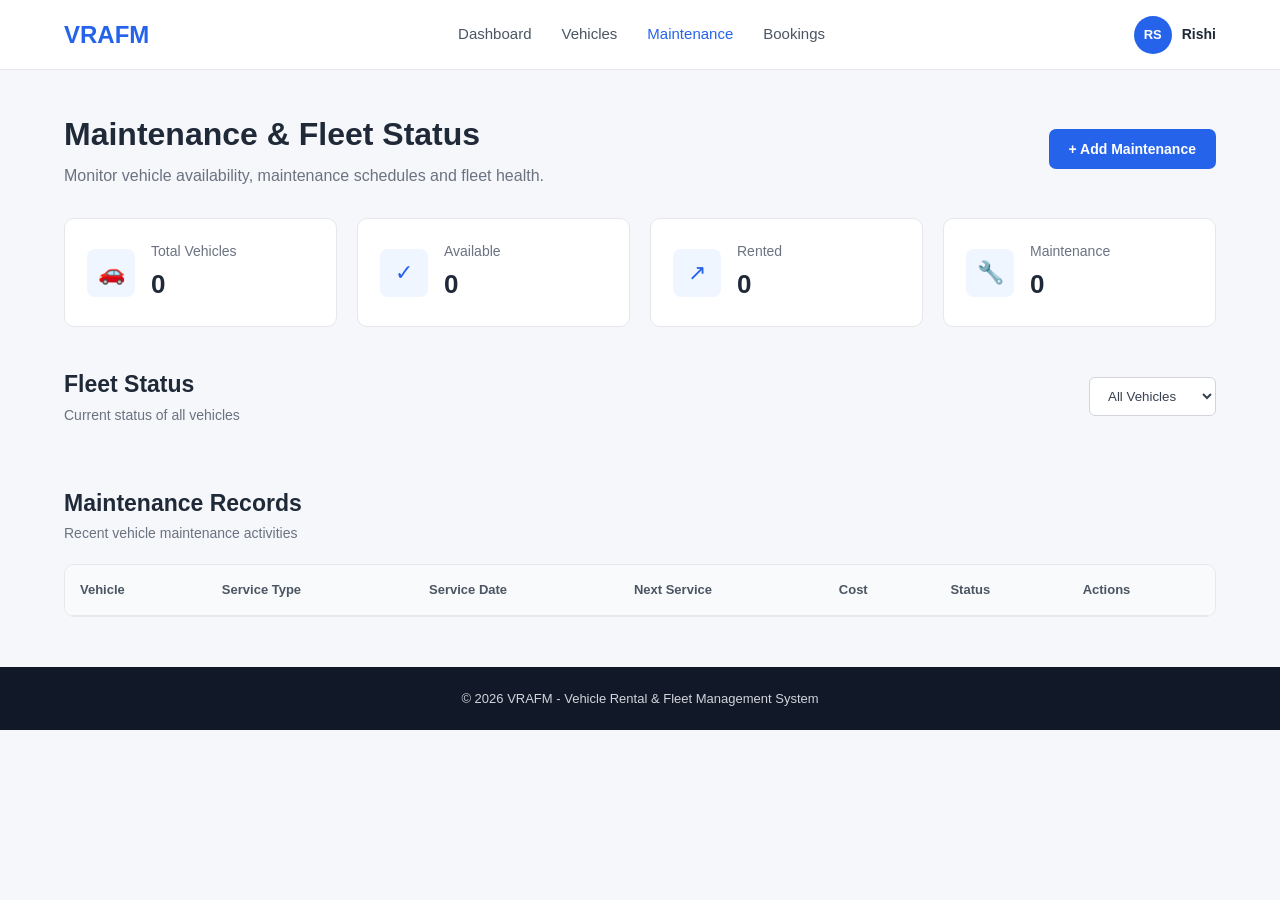
<file: html/maintenance.html>
<!DOCTYPE html>
<html lang="en">

<head>
    <meta charset="UTF-8">
    <meta name="viewport" content="width=device-width, initial-scale=1.0">

    <title>Maintenance & Fleet Status</title>

    <link rel="stylesheet" href="../css/maintenance.css">
</head>

<body>

    <!-- Header -->
    <header class="header">

        <div class="logo">
            VRAFM
        </div>

        <nav class="navbar">
            <a href="#">Dashboard</a>
            <a href="#">Vehicles</a>
            <a href="#" class="active">Maintenance</a>
            <a href="#">Bookings</a>
        </nav>

        <div class="profile">
            <span class="profile-icon">RS</span>
            <span>Rishi</span>
        </div>

    </header>


    <!-- Main Content -->
    <main class="container">

        <!-- Page Heading -->
        <section class="page-heading">

            <div>
                <h1>Maintenance & Fleet Status</h1>

                <p>
                    Monitor vehicle availability, maintenance schedules
                    and fleet health.
                </p>
            </div>

            <button class="add-btn" id="addMaintenanceBtn" type="button">
                + Add Maintenance
            </button>

        </section>


        <!-- Fleet Statistics -->
        <section class="stats-grid">

            <div class="stat-card">

                <div class="stat-icon">
                    🚗
                </div>

                <div>
                    <p>Total Vehicles</p>
                    <h2 id="statTotal">0</h2>
                </div>

            </div>


            <div class="stat-card">

                <div class="stat-icon">
                    ✓
                </div>

                <div>
                    <p>Available</p>
                    <h2 id="statAvailable">0</h2>
                </div>

            </div>


            <div class="stat-card">

                <div class="stat-icon">
                    ↗
                </div>

                <div>
                    <p>Rented</p>
                    <h2 id="statRented">0</h2>
                </div>

            </div>


            <div class="stat-card">

                <div class="stat-icon">
                    🔧
                </div>

                <div>
                    <p>Maintenance</p>
                    <h2 id="statMaintenance">0</h2>
                </div>

            </div>

        </section>


        <!-- Fleet Status -->
        <section class="fleet-section">

            <div class="section-header">

                <div>
                    <h2>Fleet Status</h2>

                    <p>
                        Current status of all vehicles
                    </p>
                </div>

                <select class="filter" id="vehicleStatusFilter" aria-label="Filter vehicles by status">

                    <option>All Vehicles</option>
                    <option>Available</option>
                    <option>Rented</option>
                    <option>Maintenance</option>

                </select>

            </div>


            <!-- Vehicle Cards: populated from the local data store -->
            <div class="vehicle-grid" id="vehicleGrid" aria-live="polite"></div>

        </section>



        <!-- Maintenance Records -->
        <section class="maintenance-section">

            <div class="section-header">

                <div>
                    <h2>Maintenance Records</h2>

                    <p>
                        Recent vehicle maintenance activities
                    </p>
                </div>

            </div>


            <div class="table-container">

                <table>

                    <thead>

                        <tr>
                            <th>Vehicle</th>
                            <th>Service Type</th>
                            <th>Service Date</th>
                            <th>Next Service</th>
                            <th>Cost</th>
                            <th>Status</th>
                            <th>Actions</th>
                        </tr>

                    </thead>


                    <tbody id="maintenanceRecordsBody"></tbody>

                </table>

            </div>

        </section>

    </main>



    <!-- Footer -->
    <footer class="footer">

        <p>
            © 2026 VRAFM - Vehicle Rental & Fleet Management System
        </p>

    </footer>


    <!-- Modal root for vehicle details and maintenance form -->
    <div id="appModalRoot"></div>

    <script src="../js/utils/storage.js"></script>
    <script src="../js/utils/date-utils.js"></script>
    <script src="../js/utils/validation.js"></script>
    <script src="../js/data/vehicles.js"></script>
    <script src="../js/data/maintenance-data.js"></script>
    <script src="../js/fleet/vehicle-filter.js"></script>
    <script src="../js/fleet/vehicle-details.js"></script>
    <script src="../js/fleet/fleet-dashboard.js"></script>
    <script src="../js/maintenance/maintenance-records.js"></script>
    <script src="../js/maintenance/maintenance-form.js"></script>
    <script src="../js/maintenance/maintenance.js"></script>
    <script src="../js/main.js"></script>

</body>

</html>
</file>
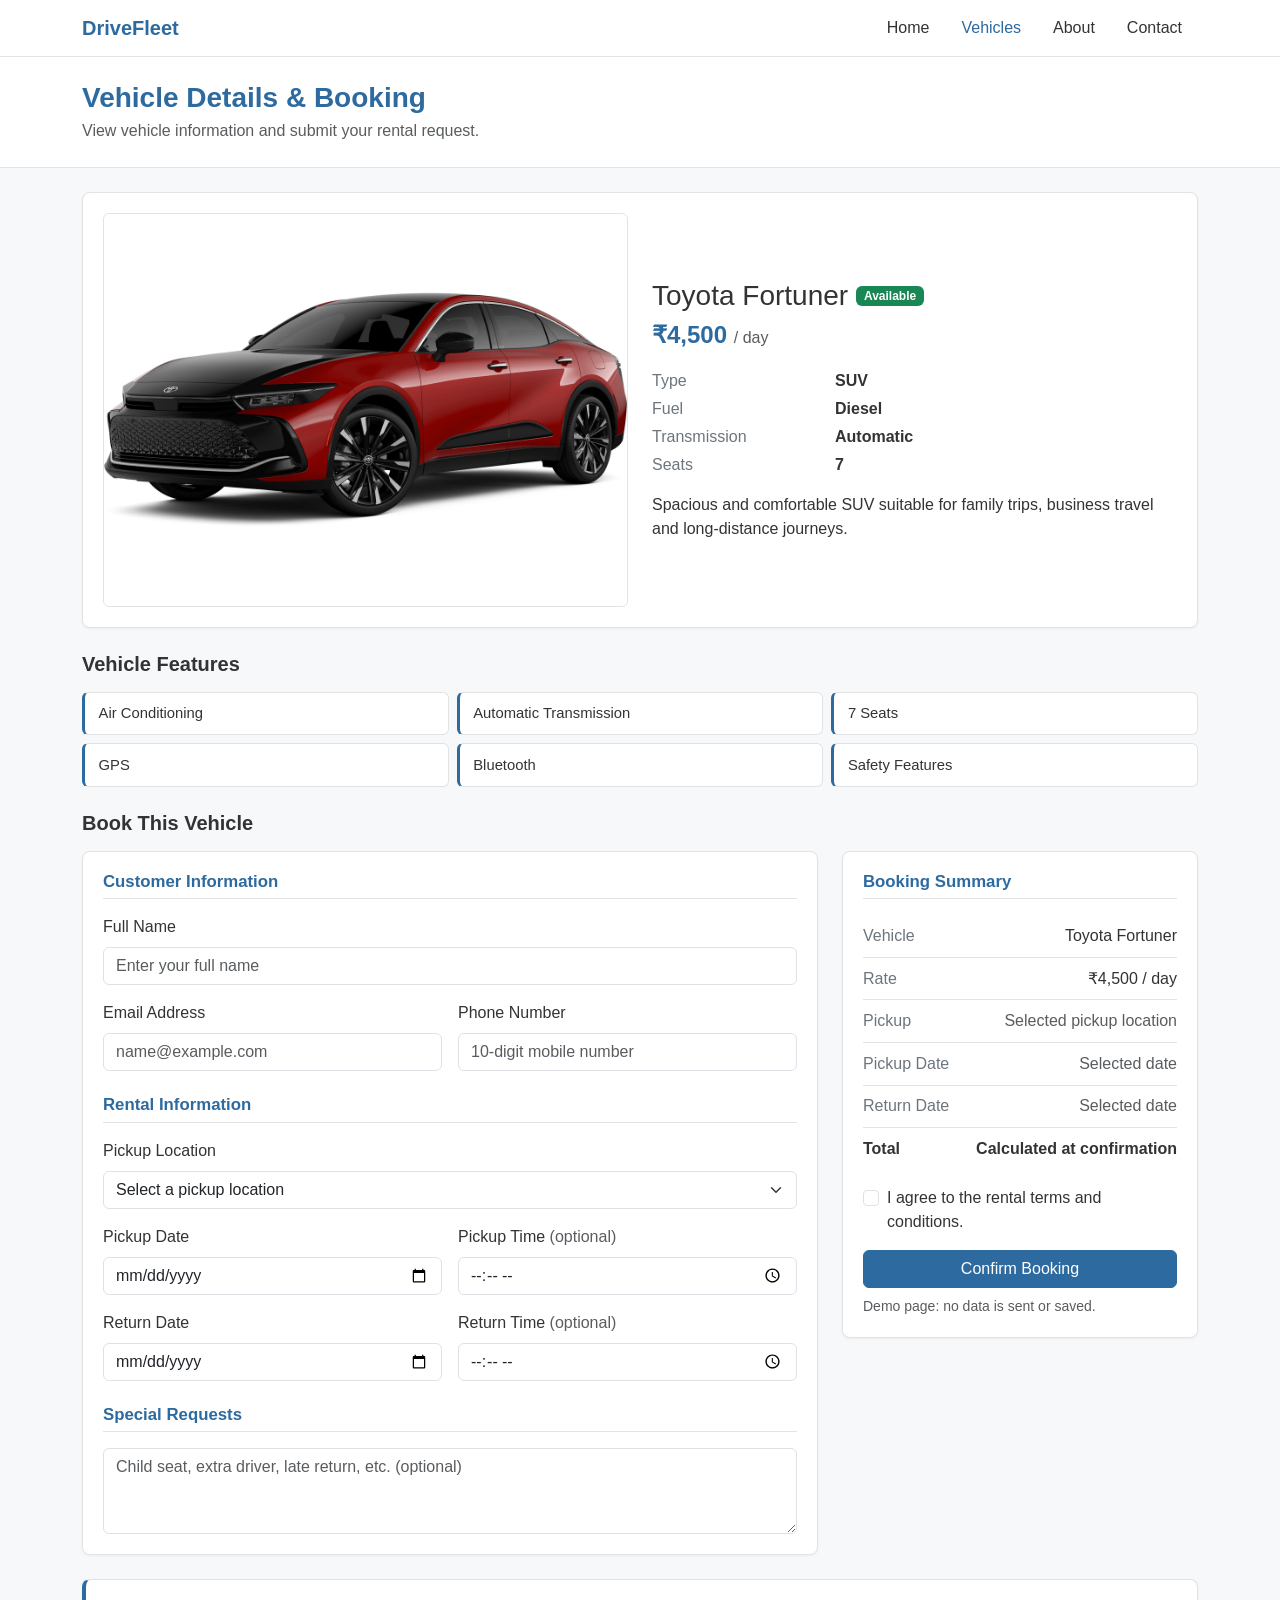
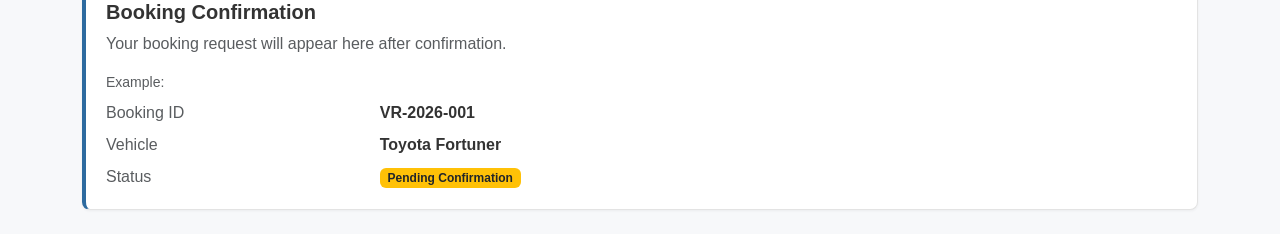
<file: html/vehicle-booking.html>
<!DOCTYPE html>
<html lang="en">
<head>
  <meta charset="UTF-8">
  <meta name="viewport" content="width=device-width, initial-scale=1">
  <title>Vehicle Details &amp; Booking | DriveFleet</title>

 
  <link rel="stylesheet" href="https://cdn.jsdelivr.net/npm/bootstrap@5.3.3/dist/css/bootstrap.min.css">

  <link rel="stylesheet" href="../css/vehicle-booking.css">
</head>
<body>

  <nav class="navbar navbar-expand site-navbar">
    <div class="container">
      <a class="navbar-brand" href="../index.html">DriveFleet</a>
      <ul class="navbar-nav flex-row flex-wrap">
        <li class="nav-item"><a class="nav-link px-1 px-sm-3" href="../index.html">Home</a></li>
        <li class="nav-item"><a class="nav-link px-1 px-sm-3 active" href="vehicles.html" aria-current="page">Vehicles</a></li>
        <li class="nav-item"><a class="nav-link px-1 px-sm-3" href="about.html">About</a></li>
        <li class="nav-item"><a class="nav-link px-1 px-sm-3" href="contact.html">Contact</a></li>
      </ul>
    </div>
  </nav>

  <header class="page-header">
    <div class="container">
      <h1>Vehicle Details &amp; Booking</h1>
      <p class="text-muted mb-0">View vehicle information and submit your rental request.</p>
    </div>
  </header>

  <main class="container py-4">

    <section class="section-card mb-4" aria-labelledby="vehicle-heading">
      <div class="row g-4 align-items-center">

        <div class="col-12 col-md-6">
          <div class="vehicle-image-box ratio ratio-4x3">
            <img src="../images/TOYOTA_4x3.png" alt="Toyota Fortuner">
          </div>
        </div>

        <div class="col-12 col-md-6">
          <div class="d-flex flex-wrap align-items-center gap-2 mb-1">
            <h2 id="vehicle-heading" class="h3 mb-0">Toyota Fortuner</h2>
            <span class="badge bg-success">Available</span>
          </div>

          <p class="vehicle-price mb-3">₹4,500 <small class="fs-6 fw-normal text-muted">/ day</small></p>

          <dl class="row vehicle-specs mb-3">
            <dt class="col-5 col-sm-4">Type</dt>
            <dd class="col-7 col-sm-8 mb-1">SUV</dd>
            <dt class="col-5 col-sm-4">Fuel</dt>
            <dd class="col-7 col-sm-8 mb-1">Diesel</dd>
            <dt class="col-5 col-sm-4">Transmission</dt>
            <dd class="col-7 col-sm-8 mb-1">Automatic</dd>
            <dt class="col-5 col-sm-4">Seats</dt>
            <dd class="col-7 col-sm-8 mb-0">7</dd>
          </dl>

          <p class="mb-0">Spacious and comfortable SUV suitable for family trips, business travel and long-distance journeys.</p>
        </div>

      </div>
    </section>

    <section class="mb-4" aria-labelledby="features-heading">
      <h2 id="features-heading" class="section-title">Vehicle Features</h2>
      <div class="row row-cols-2 row-cols-md-3 g-2">
        <div class="col"><div class="feature-box">Air Conditioning</div></div>
        <div class="col"><div class="feature-box">Automatic Transmission</div></div>
        <div class="col"><div class="feature-box">7 Seats</div></div>
        <div class="col"><div class="feature-box">GPS</div></div>
        <div class="col"><div class="feature-box">Bluetooth</div></div>
        <div class="col"><div class="feature-box">Safety Features</div></div>
      </div>
    </section>

    <section class="mb-4" aria-labelledby="booking-heading">
      <h2 id="booking-heading" class="section-title">Book This Vehicle</h2>

      <form action="#" method="get">
        <div class="row g-4">

          <div class="col-12 col-lg-8">
            <div class="section-card">

              <h3 class="form-group-title">Customer Information</h3>
              <div class="row g-3 mb-4">
                <div class="col-12">
                  <label for="full-name" class="form-label">Full Name</label>
                  <input type="text" class="form-control" id="full-name" name="full_name" placeholder="Enter your full name" autocomplete="name" required>
                </div>
                <div class="col-12 col-md-6">
                  <label for="email" class="form-label">Email Address</label>
                  <input type="email" class="form-control" id="email" name="email" placeholder="name@example.com" autocomplete="email" required>
                </div>
                <div class="col-12 col-md-6">
                  <label for="phone" class="form-label">Phone Number</label>
                  <input type="tel" class="form-control" id="phone" name="phone" placeholder="10-digit mobile number" autocomplete="tel" required>
                </div>
              </div>

              <h3 class="form-group-title">Rental Information</h3>
              <div class="row g-3 mb-4">
                <div class="col-12">
                  <label for="pickup-location" class="form-label">Pickup Location</label>
                  <select class="form-select" id="pickup-location" name="pickup_location" required>
                    <option value="" selected disabled>Select a pickup location</option>
                    <option>Main Branch</option>
                    <option>Airport Branch</option>
                    <option>Railway Station Branch</option>
                    <option>City Center Branch</option>
                  </select>
                </div>
                <div class="col-12 col-md-6">
                  <label for="pickup-date" class="form-label">Pickup Date</label>
                  <input type="date" class="form-control" id="pickup-date" name="pickup_date" required>
                </div>
                <div class="col-12 col-md-6">
                  <label for="pickup-time" class="form-label">Pickup Time <span class="text-muted">(optional)</span></label>
                  <input type="time" class="form-control" id="pickup-time" name="pickup_time">
                </div>
                <div class="col-12 col-md-6">
                  <label for="return-date" class="form-label">Return Date</label>
                  <input type="date" class="form-control" id="return-date" name="return_date" required>
                </div>
                <div class="col-12 col-md-6">
                  <label for="return-time" class="form-label">Return Time <span class="text-muted">(optional)</span></label>
                  <input type="time" class="form-control" id="return-time" name="return_time">
                </div>
              </div>

              <h3 class="form-group-title">Special Requests</h3>
              <label for="special-requests" class="form-label visually-hidden">Special Requests</label>
              <textarea class="form-control" id="special-requests" name="special_requests" rows="3" placeholder="Child seat, extra driver, late return, etc. (optional)"></textarea>

            </div>
          </div>

          <div class="col-12 col-lg-4">
            <div class="section-card">
              <h3 class="form-group-title">Booking Summary</h3>

              <dl class="mb-3">
                <div class="summary-row">
                  <dt>Vehicle</dt>
                  <dd>Toyota Fortuner</dd>
                </div>
                <div class="summary-row">
                  <dt>Rate</dt>
                  <dd>₹4,500 / day</dd>
                </div>
                <div class="summary-row">
                  <dt>Pickup</dt>
                  <dd class="text-muted">Selected pickup location</dd>
                </div>
                <div class="summary-row">
                  <dt>Pickup Date</dt>
                  <dd class="text-muted">Selected date</dd>
                </div>
                <div class="summary-row">
                  <dt>Return Date</dt>
                  <dd class="text-muted">Selected date</dd>
                </div>
                <div class="summary-row summary-row-total">
                  <dt>Total</dt>
                  <dd>Calculated at confirmation</dd>
                </div>
              </dl>

              <div class="form-check mb-3">
                <input class="form-check-input" type="checkbox" id="agree-terms" name="agree_terms" required>
                <label class="form-check-label" for="agree-terms">
                  I agree to the rental terms and conditions.
                </label>
              </div>

              <button type="submit" class="btn btn-primary w-100">Confirm Booking</button>
              <p class="form-text mt-2 mb-0">Demo page: no data is sent or saved.</p>
            </div>
          </div>

        </div>
      </form>
    </section>

    <section class="section-card confirmation-card" aria-labelledby="confirmation-heading">
      <h2 id="confirmation-heading" class="section-title mb-2">Booking Confirmation</h2>
      <p class="text-muted">Your booking request will appear here after confirmation.</p>

      <p class="form-text mb-2">Example:</p>
      <dl class="row mb-0">
        <dt class="col-5 col-sm-3 fw-normal text-muted">Booking ID</dt>
        <dd class="col-7 col-sm-9 fw-semibold">VR-2026-001</dd>
        <dt class="col-5 col-sm-3 fw-normal text-muted">Vehicle</dt>
        <dd class="col-7 col-sm-9 fw-semibold">Toyota Fortuner</dd>
        <dt class="col-5 col-sm-3 fw-normal text-muted">Status</dt>
        <dd class="col-7 col-sm-9 mb-0"><span class="badge bg-warning text-dark">Pending Confirmation</span></dd>
      </dl>
    </section>

  </main>


</body>
</html>
</file>
<file: css/maintenance.css>
* {
    margin: 0;
    padding: 0;
    box-sizing: border-box;
}


body {
    font-family: Arial, Helvetica, sans-serif;
    background-color: #f5f7fb;
    color: #1f2937;
    line-height: 1.5;
}


/* Header */

.header {
    width: 100%;
    min-height: 70px;

    background-color: #ffffff;

    border-bottom: 1px solid #e5e7eb;

    display: flex;
    align-items: center;
    justify-content: space-between;

    padding: 0 5%;
}


.logo {
    font-size: 24px;
    font-weight: 700;

    color: #2563eb;
}


.navbar {
    display: flex;
    gap: 30px;
}


.navbar a {
    text-decoration: none;

    color: #4b5563;

    font-size: 15px;
    font-weight: 500;
}


.navbar a:hover,
.navbar a.active {
    color: #2563eb;
}


.profile {
    display: flex;
    align-items: center;

    gap: 10px;

    font-size: 14px;
    font-weight: 600;
}


.profile-icon {
    width: 38px;
    height: 38px;

    border-radius: 50%;

    background-color: #2563eb;

    color: #ffffff;

    display: flex;
    align-items: center;
    justify-content: center;

    font-size: 13px;
}



/* Main Container */

.container {
    width: 90%;
    max-width: 1300px;

    margin: 40px auto;
}



/* Page Heading */

.page-heading {
    display: flex;

    justify-content: space-between;
    align-items: center;

    margin-bottom: 30px;
}


.page-heading h1 {
    font-size: 32px;

    margin-bottom: 6px;
}


.page-heading p {
    color: #6b7280;
}


.add-btn {
    border: none;

    background-color: #2563eb;

    color: #ffffff;

    padding: 12px 20px;

    border-radius: 7px;

    font-size: 14px;

    font-weight: 600;

    cursor: pointer;
}


.add-btn:hover {
    background-color: #1d4ed8;
}



/* Statistics */

.stats-grid {
    display: grid;

    grid-template-columns: repeat(4, 1fr);

    gap: 20px;

    margin-bottom: 40px;
}


.stat-card {
    background-color: #ffffff;

    border: 1px solid #e5e7eb;

    border-radius: 10px;

    padding: 22px;

    display: flex;

    align-items: center;

    gap: 16px;
}


.stat-icon {
    width: 48px;
    height: 48px;

    border-radius: 8px;

    background-color: #eff6ff;

    color: #2563eb;

    display: flex;

    align-items: center;

    justify-content: center;

    font-size: 22px;
}


.stat-card p {
    color: #6b7280;

    font-size: 14px;

    margin-bottom: 3px;
}


.stat-card h2 {
    font-size: 26px;
}



/* Section */

.fleet-section,
.maintenance-section {
    margin-bottom: 40px;
}


.section-header {
    display: flex;

    align-items: center;

    justify-content: space-between;

    margin-bottom: 20px;
}


.section-header h2 {
    font-size: 23px;

    margin-bottom: 3px;
}


.section-header p {
    color: #6b7280;

    font-size: 14px;
}



/* Filter */

.filter {
    padding: 10px 14px;

    border: 1px solid #d1d5db;

    border-radius: 6px;

    background-color: #ffffff;

    color: #374151;

    cursor: pointer;
}



/* Vehicle Grid */

.vehicle-grid {
    display: grid;

    grid-template-columns: repeat(2, 1fr);

    gap: 22px;
}



/* Vehicle Card */

.vehicle-card {
    background-color: #ffffff;

    border: 1px solid #e5e7eb;

    border-radius: 10px;

    overflow: hidden;

    transition: 0.3s;
}


.vehicle-card:hover {
    transform: translateY(-4px);

    box-shadow: 0 8px 20px rgba(0, 0, 0, 0.08);
}



/* Vehicle Image */

.vehicle-image {
    width: 100%;

    height: 210px;

    overflow: hidden;

    background-color: #e5e7eb;
}


.vehicle-image img {
    width: 100%;

    height: 100%;

    object-fit: cover;

    display: block;

    transition: transform 0.4s;
}


.vehicle-card:hover .vehicle-image img {
    transform: scale(1.05);
}



/* Vehicle Content */

.vehicle-content {
    padding: 20px;
}


.vehicle-title {
    display: flex;

    align-items: flex-start;

    justify-content: space-between;

    margin-bottom: 20px;
}


.vehicle-title h3 {
    font-size: 18px;

    margin-bottom: 3px;
}


.vehicle-title p {
    color: #6b7280;

    font-size: 13px;
}



/* Status */

.status {
    padding: 5px 9px;

    border-radius: 20px;

    font-size: 12px;

    font-weight: 600;
}


.status.available {
    background-color: #dcfce7;

    color: #15803d;
}


.status.rented {
    background-color: #dbeafe;

    color: #1d4ed8;
}


.status.maintenance {
    background-color: #fef3c7;

    color: #b45309;
}



/* Vehicle Information */

.vehicle-info {
    display: grid;

    grid-template-columns: 1fr 1fr;

    gap: 15px;

    margin-bottom: 15px;
}


.vehicle-info div {
    display: flex;

    flex-direction: column;
}


.vehicle-info span {
    color: #6b7280;

    font-size: 12px;

    margin-bottom: 3px;
}


.vehicle-info strong {
    font-size: 13px;

    color: #374151;
}



/* Details Button */

.details-btn {
    width: 100%;

    padding: 10px;

    background-color: #ffffff;

    color: #2563eb;

    border: 1px solid #2563eb;

    border-radius: 6px;

    font-size: 14px;

    font-weight: 600;

    cursor: pointer;

    transition: 0.2s;
}


.details-btn:hover {
    background-color: #2563eb;

    color: #ffffff;
}



/* Maintenance Table */

.table-container {
    width: 100%;

    overflow-x: auto;

    background-color: #ffffff;

    border: 1px solid #e5e7eb;

    border-radius: 10px;
}


table {
    width: 100%;

    border-collapse: collapse;
}


thead {
    background-color: #f9fafb;
}


th {
    text-align: left;

    padding: 15px;

    font-size: 13px;

    color: #4b5563;

    border-bottom: 1px solid #e5e7eb;
}


td {
    padding: 15px;

    font-size: 13px;

    color: #374151;

    border-bottom: 1px solid #e5e7eb;
}


tbody tr:last-child td {
    border-bottom: none;
}


tbody tr:hover {
    background-color: #f9fafb;
}



/* Table Status */

.table-status {
    display: inline-block;

    padding: 5px 9px;

    border-radius: 20px;

    font-size: 12px;

    font-weight: 600;
}


.table-status.completed {
    background-color: #dcfce7;

    color: #15803d;
}


.table-status.pending {
    background-color: #fef3c7;

    color: #b45309;
}



/* Footer */

.footer {
    background-color: #111827;

    color: #d1d5db;

    text-align: center;

    padding: 22px;

    font-size: 13px;

    margin-top: 50px;
}



/* Tablet */

@media (max-width: 900px) {

    .stats-grid {
        grid-template-columns: repeat(2, 1fr);
    }


    .vehicle-grid {
        grid-template-columns: 1fr;
    }


    .navbar {
        gap: 15px;
    }

}



/* Mobile */

@media (max-width: 600px) {

    .header {
        flex-direction: column;

        gap: 15px;

        padding: 15px;
    }


    .navbar {
        flex-wrap: wrap;

        justify-content: center;
    }


    .container {
        width: 94%;

        margin: 25px auto;
    }


    .page-heading {
        flex-direction: column;

        align-items: flex-start;

        gap: 15px;
    }


    .page-heading h1 {
        font-size: 25px;
    }


    .add-btn {
        width: 100%;
    }


    .stats-grid {
        grid-template-columns: 1fr;
    }


    .section-header {
        flex-direction: column;

        align-items: flex-start;

        gap: 12px;
    }


    .filter {
        width: 100%;
    }


    .vehicle-info {
        grid-template-columns: 1fr;
    }


    .vehicle-image {
        height: 190px;
    }

}

/* Functional maintenance module additions */
.vrafm-schedule { margin: 10px 0 12px; font-size: .82rem; color: #64748b; }
.vrafm-schedule.overdue { color: #b91c1c; font-weight: 700; }
.vrafm-schedule.due-soon { color: #b45309; font-weight: 700; }
.vrafm-empty { grid-column: 1/-1; padding: 24px; text-align: center; color: #64748b; }
.vrafm-actions { white-space: nowrap; }
.vrafm-small-btn, .vrafm-cancel-btn { border: 1px solid #d5dce5; background: #fff; color: #1e293b; padding: 7px 10px; border-radius: 7px; cursor: pointer; margin: 2px; }
.vrafm-small-btn.danger { color: #b91c1c; border-color: #fecaca; }
.vrafm-modal-backdrop { position: fixed; inset: 0; z-index: 1000; background: rgba(15,23,42,.55); display: flex; align-items: center; justify-content: center; padding: 16px; overflow-y: auto; }
.vrafm-modal { position: relative; background: #fff; color: #1e293b; width: min(680px, 100%); max-height: 90vh; overflow-y: auto; border-radius: 14px; padding: 24px; box-shadow: 0 20px 60px rgba(0,0,0,.2); }
.vrafm-modal h2 { margin: 0 38px 16px 0; }
.vrafm-modal h3 { margin: 18px 0 8px; }
.vrafm-modal-close { position: absolute; top: 12px; right: 14px; border: 0; background: transparent; font-size: 28px; cursor: pointer; line-height: 1; }
.vrafm-modal-image { display: block; width: 100%; max-height: 250px; object-fit: cover; border-radius: 10px; margin: 0 0 16px; }
.vrafm-modal-grid { display: grid; grid-template-columns: repeat(2, minmax(0,1fr)); gap: 10px; }
.vrafm-modal-grid p { margin: 0; background: #f8fafc; padding: 11px; border-radius: 8px; display: flex; flex-direction: column; gap: 4px; }
.vrafm-modal-grid span { color: #64748b; font-size: .82rem; }
.vrafm-history { padding-left: 20px; }
.vrafm-history li { margin: 8px 0; }
.vrafm-form-modal form { display: flex; flex-direction: column; gap: 12px; }
.vrafm-form-modal label { display: flex; flex-direction: column; gap: 6px; font-weight: 600; font-size: .92rem; }
.vrafm-form-modal input, .vrafm-form-modal select, .vrafm-form-modal textarea { box-sizing: border-box; width: 100%; border: 1px solid #cbd5e1; border-radius: 8px; padding: 10px; font: inherit; font-weight: 400; background: #fff; color: #1e293b; }
.vrafm-form-row { display: grid; grid-template-columns: 1fr 1fr; gap: 12px; }
.vrafm-errors { color: #b91c1c; font-size: .9rem; }
.vrafm-form-actions { display: flex; gap: 10px; flex-wrap: wrap; }
body.modal-open { overflow: hidden; }
@media (max-width: 600px) {
  .vrafm-modal { padding: 18px; }
  .vrafm-modal-grid, .vrafm-form-row { grid-template-columns: 1fr; }
  .vrafm-actions { white-space: normal; }
}

.table-status.in-progress { background: #fff7ed; color: #c2410c; }
.table-status.pending { background: #fef3c7; color: #92400e; }
.table-status.completed { background: #dcfce7; color: #166534; }
</file>
<file: css/vehicle-booking.css>
:root {
  --page-bg: #f7f8fa;
  --card-bg: #ffffff;
  --primary: #2d6a9f;
  --primary-dark: #245683;
  --text: #333333;
  --border: #e3e3e3;

  
  --bs-primary: #2d6a9f;
  --bs-primary-rgb: 45, 106, 159;
  --bs-link-color: #2d6a9f;
  --bs-link-hover-color: #245683;
}


body {
  background-color: var(--page-bg);
  color: var(--text);
  font-family: "Segoe UI", Arial, sans-serif;
}


.site-navbar {
  background-color: var(--card-bg);
  border-bottom: 1px solid var(--border);
}

.site-navbar .navbar-brand {
  color: var(--primary);
  font-weight: 700;
}

.site-navbar .nav-link {
  color: var(--text);
}

.site-navbar .nav-link:hover,
.site-navbar .nav-link.active {
  color: var(--primary);
}

.page-header {
  background-color: var(--card-bg);
  border-bottom: 1px solid var(--border);
  padding: 1.5rem 0;
}

.page-header h1 {
  color: var(--primary);
  font-size: 1.75rem;
  font-weight: 600;
  margin-bottom: 0.25rem;
}

.section-card {
  background-color: var(--card-bg);
  border: 1px solid var(--border);
  border-radius: 8px;
  box-shadow: 0 1px 3px rgba(0, 0, 0, 0.05);
  padding: 1.25rem;
}

.section-title {
  color: var(--text);
  font-size: 1.25rem;
  font-weight: 600;
  margin-bottom: 1rem;
}

.vehicle-image-box {
  background-color: #eef1f5;
  border: 1px solid var(--border);
  border-radius: 6px;
  overflow: hidden;
}

.vehicle-image-box img {
  object-fit: cover;
  width: 100%;
  height: 100%;
}

.vehicle-price {
  color: var(--primary);
  font-size: 1.5rem;
  font-weight: 700;
}

.vehicle-specs dt {
  color: #6c757d;
  font-weight: 400;
}

.vehicle-specs dd {
  font-weight: 600;
}


.feature-box {
  background-color: var(--card-bg);
  border: 1px solid var(--border);
  border-left: 3px solid var(--primary);
  border-radius: 6px;
  font-size: 0.925rem;
  padding: 0.6rem 0.85rem;
}

.form-group-title {
  border-bottom: 1px solid var(--border);
  color: var(--primary);
  font-size: 1.05rem;
  font-weight: 600;
  margin-bottom: 1rem;
  padding-bottom: 0.4rem;
}

.form-control:focus,
.form-select:focus {
  border-color: var(--primary);
  box-shadow: 0 0 0 0.2rem rgba(45, 106, 159, 0.2);
}

.form-check-input:checked {
  background-color: var(--primary);
  border-color: var(--primary);
}

.form-check-input:focus {
  border-color: var(--primary);
  box-shadow: 0 0 0 0.2rem rgba(45, 106, 159, 0.2);
}

.btn-primary {
  --bs-btn-bg: #2d6a9f;
  --bs-btn-border-color: #2d6a9f;
  --bs-btn-hover-bg: #245683;
  --bs-btn-hover-border-color: #245683;
  --bs-btn-active-bg: #1f4a70;
  --bs-btn-active-border-color: #1f4a70;
  --bs-btn-focus-shadow-rgb: 45, 106, 159;
}

.summary-row {
  border-bottom: 1px solid var(--border);
  display: flex;
  gap: 1rem;
  justify-content: space-between;
  padding: 0.55rem 0;
}

.summary-row dt {
  color: #6c757d;
  font-weight: 400;
}

.summary-row dd {
  margin-bottom: 0;
  text-align: right;
}

.summary-row-total {
  border-bottom: 0;
}

.summary-row-total dt,
.summary-row-total dd {
  color: var(--text);
  font-weight: 600;
}

.confirmation-card {
  border-left: 4px solid var(--primary);
}

@media (max-width: 575.98px) {
  .site-navbar .navbar-brand {
    margin-right: 0.5rem;
  }

  .site-navbar .nav-link {
    font-size: 0.9rem;
  }
}
</file>
